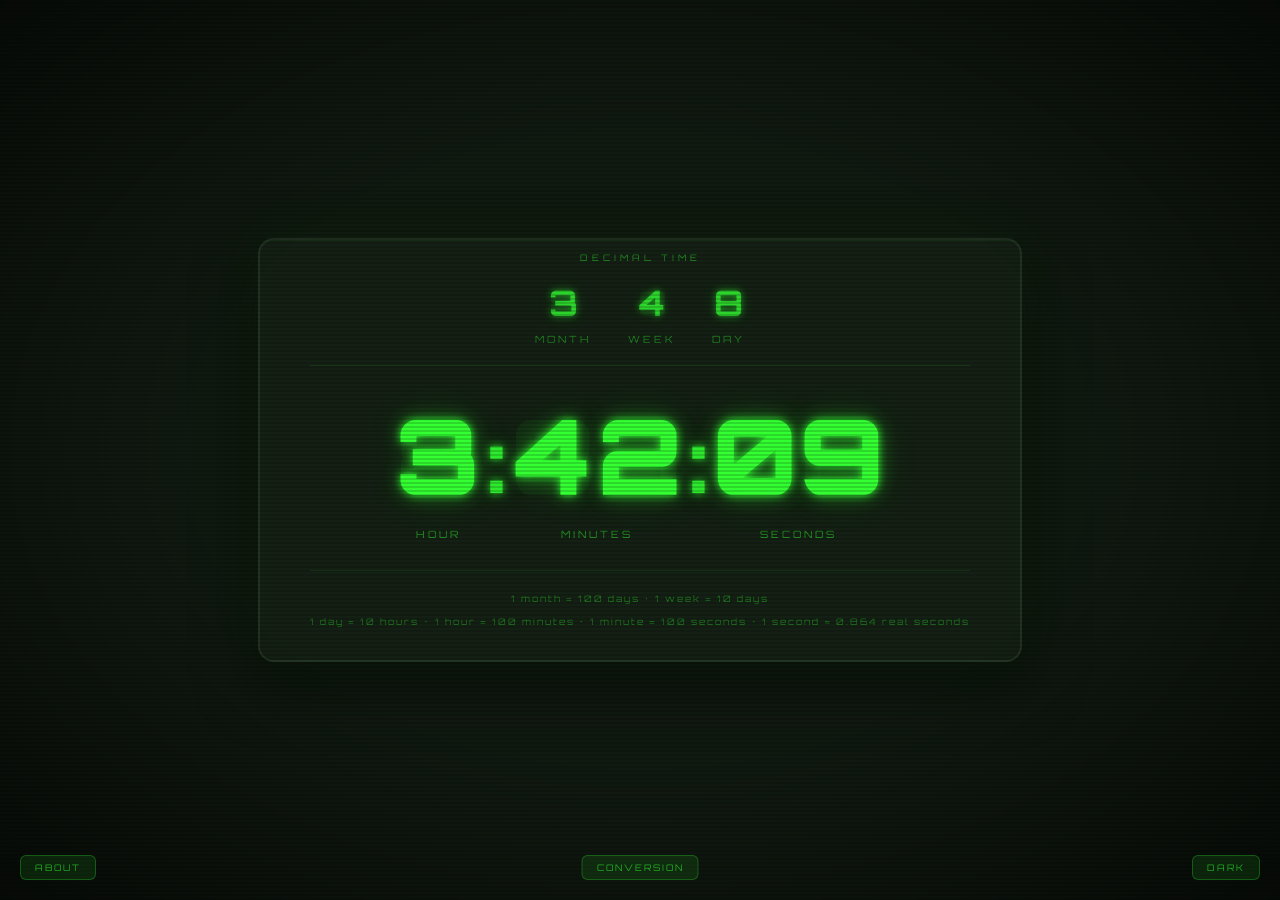
<file: index.html>
<!DOCTYPE html>
<html lang="en">
<head>
  <meta charset="UTF-8">
  <meta name="viewport" content="width=device-width, initial-scale=1">
  <title>Decimal Clock</title>
  <link rel="preconnect" href="https://fonts.googleapis.com">
  <link href="https://fonts.googleapis.com/css2?family=Orbitron:wght@400;700;900&display=swap" rel="stylesheet">
  <link id="theme" rel="stylesheet" href="style-crt.css">
  <script>
    (function () {
      var themes = ['style-crt.css', 'style-dark.css', 'style-minimal.css', 'style-7seg.css'];
      var saved = localStorage.getItem('mt-theme');
      if (saved && themes.indexOf(saved) !== -1) {
        document.getElementById('theme').href = saved;
      }
    })();
  </script>
</head>
<body>
  <div class="panel">
    <div class="panel-label">Decimal Time</div>

    <div class="date-row">
      <div class="segment-group">
        <div class="digit-wrap" id="dMonth"></div>
        <div class="seg-label">Month</div>
      </div>

      <div class="segment-group">
        <div class="digit-wrap" id="dWeek"></div>
        <div class="seg-label">Week</div>
      </div>

      <div class="segment-group">
        <div class="digit-wrap" id="dDay"></div>
        <div class="seg-label">Day</div>
      </div>
    </div>

    <div class="clock-row">
      <div class="segment-group">
        <div class="digit-wrap" id="dh"></div>
        <div class="seg-label">Hour</div>
      </div>

      <span class="colon">:</span>

      <div class="segment-group">
        <div class="digit-wrap" id="dm"></div>
        <div class="seg-label">Minutes</div>
      </div>

      <span class="colon">:</span>

      <div class="segment-group">
        <div class="digit-wrap" id="ds"></div>
        <div class="seg-label">Seconds</div>
      </div>
    </div>

    <div class="explain">
      <div class="desc">
        1 month = 100 days · 1 week = 10 days
      </div>
      <div class="desc" style="margin-top:6px;">
        1 day = 10 hours · 1 hour = 100 minutes · 1 minute = 100 seconds · 1 second ≈ 0.864 real seconds
      </div>
    </div>
  </div>

  <a id="conv-link" href="about.html">About</a>
  <a id="about-link" href="conversion.html">Conversion</a>
  <button id="style-btn">Style</button>

  <script>
    const $ = id => document.getElementById(id);
    const z = (n, len) => String(n).padStart(len, '0');

    const themes = ['style-crt.css', 'style-dark.css', 'style-minimal.css', 'style-7seg.css'];
    const labels = ['CRT', 'Dark', 'Minimal', '7-SEG'];
    let themeIndex = Math.max(0, themes.indexOf($('theme').getAttribute('href')));

    const btn = $('style-btn');
    btn.addEventListener('click', () => {
      themeIndex = (themeIndex + 1) % themes.length;
      $('theme').href = themes[themeIndex];
      localStorage.setItem('mt-theme', themes[themeIndex]);
      btn.textContent = labels[(themeIndex + 1) % themes.length];
      // rebuild all digits so segment spans are present for the 7-seg theme
      Object.values(digitEls).forEach(([el, digits]) => {
        el.dataset.last = '';
        setDigits(el, parseInt(el.dataset.lastVal || '0'), digits);
      });
    });
    btn.textContent = labels[(themeIndex + 1) % themes.length];

    const SEG_NAMES = ['a','b','c','d','e','f','g'];

    function setDigits(el, value, digits) {
      const str = z(value, digits);
      el.dataset.lastVal = str;
      if (el.dataset.last === str) return;
      el.dataset.last = str;
      el.innerHTML = '';
      for (const ch of str) {
        const cell = document.createElement('span');
        cell.className = 'digit-cell';
        cell.dataset.val = ch;
        const ghost = document.createElement('span');
        ghost.className = 'ghost-char';
        ghost.textContent = '8';
        const val = document.createElement('span');
        val.className = 'val-char';
        val.textContent = ch;
        cell.appendChild(ghost);
        cell.appendChild(val);
        for (const s of SEG_NAMES) {
          const seg = document.createElement('span');
          seg.className = 'seg seg-' + s;
          cell.appendChild(seg);
        }
        el.appendChild(cell);
      }
    }

    // track els for theme-switch rebuild
    const digitEls = {};

    // Epoch: 2021-12-21 15:59:18 UTC — the December solstice instant that came
    // closest to a whole UTC hour in the entire leap-second era (1972–2100).
    // Only 42 s before 16:00:00 UTC. Unix timestamp: 1640102358.
    // Verified against JPL ephemeris data (Skyfield / NAIF kernels).
    //
    // Metric year 302022 begins at this moment. All subsequent year boundaries
    // are computed forward using the leap day rule:
    //   - divisible by 4   → leap year (366 days)
    //   - divisible by 128 → NOT a leap year (overrides ÷4)
    // Yields 365.2421875 days/year — drifts < 1 day per 100,000 years.
    //
    // Time pipeline (fully UTC-continuous, no local-midnight dependency):
    //   metric_seconds = (Date.now() - EPOCH_UTC_MS) / 864
    //   days_since_epoch = floor(metric_seconds / 100000)
    //   time_of_day      = floor(metric_seconds % 100000)   [0–99999]
    const EPOCH_UTC_MS    = Date.UTC(2021, 11, 21, 15, 59, 18, 0); // 1640102358000
    const EPOCH_METRIC_YEAR = 302022;

    function isMetricLeapYear(y) {
      return y % 4 === 0 && y % 128 !== 0;
    }

    function metricYearLength(y) {
      return isMetricLeapYear(y) ? 366 : 365;
    }

    function metricDate(nowMs) {
      const totalMetricSec = (nowMs - EPOCH_UTC_MS) / 864;
      const totalDays = Math.floor(totalMetricSec / 100000);
      const timeOfDay  = Math.floor(totalMetricSec % 100000);

      let year      = EPOCH_METRIC_YEAR;
      let remaining = totalDays;

      if (remaining >= 0) {
        while (remaining >= metricYearLength(year)) {
          remaining -= metricYearLength(year);
          year++;
        }
      } else {
        while (remaining < 0) {
          year--;
          remaining += metricYearLength(year);
        }
      }

      return { metricYear: year, dayOfYear: remaining, timeOfDay };
    }

    function tick() {
      const { dayOfYear, timeOfDay } = metricDate(Date.now());

      setDigits($('dMonth'), (dayOfYear / 100) | 0,           1);
      setDigits($('dWeek'),  ((dayOfYear % 100) / 10) | 0,    1);
      setDigits($('dDay'),   dayOfYear % 10,                   1);

      setDigits($('dh'), (timeOfDay / 10000) | 0,             1);
      setDigits($('dm'), (timeOfDay % 10000 / 100) | 0,       2);
      setDigits($('ds'), timeOfDay % 100,                      2);

      // register for theme-switch rebuilds (only needs to happen once)
      if (!digitEls.dMonth) {
        digitEls.dMonth = [$('dMonth'), 1];
        digitEls.dWeek  = [$('dWeek'),  1];
        digitEls.dDay   = [$('dDay'),   1];
        digitEls.dh     = [$('dh'),     1];
        digitEls.dm     = [$('dm'),     2];
        digitEls.ds     = [$('ds'),     2];
      }
    }

    tick();
    setInterval(tick, 100);
  </script>
</body>
</html>
</file>
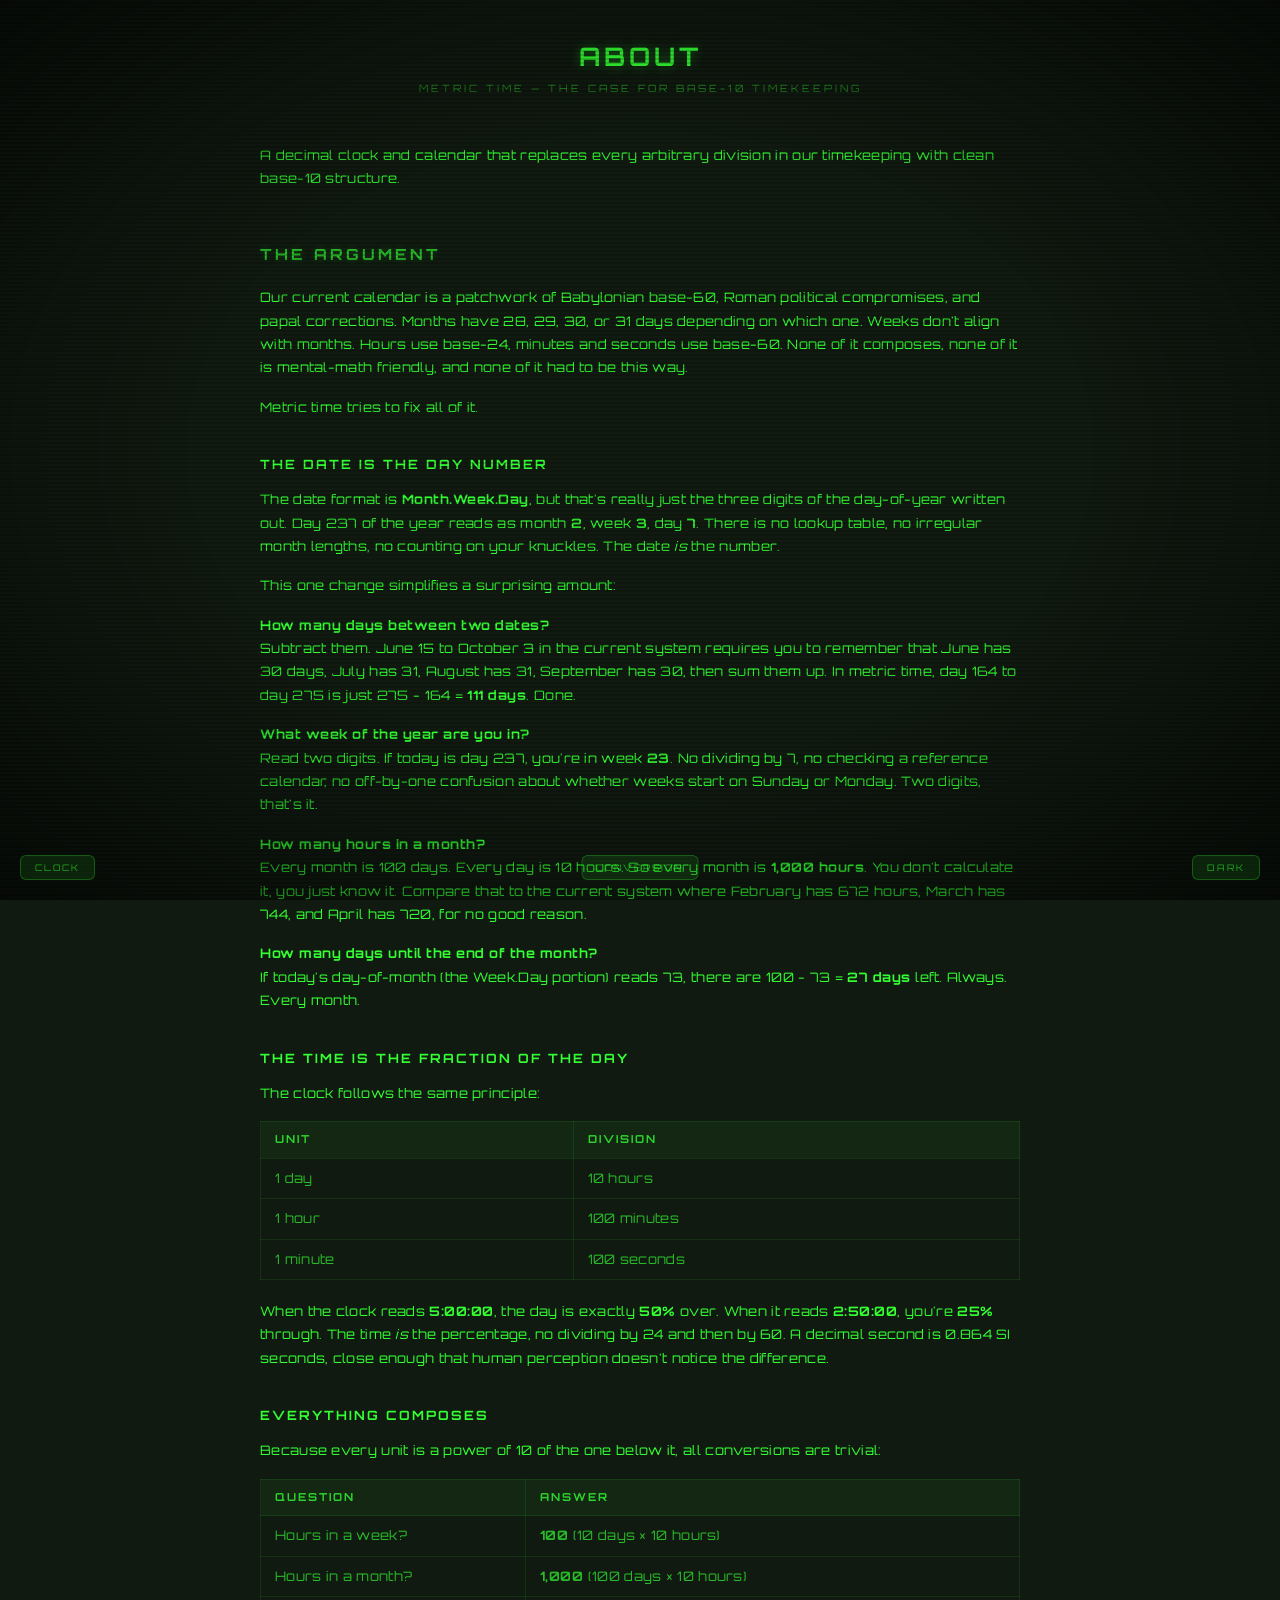
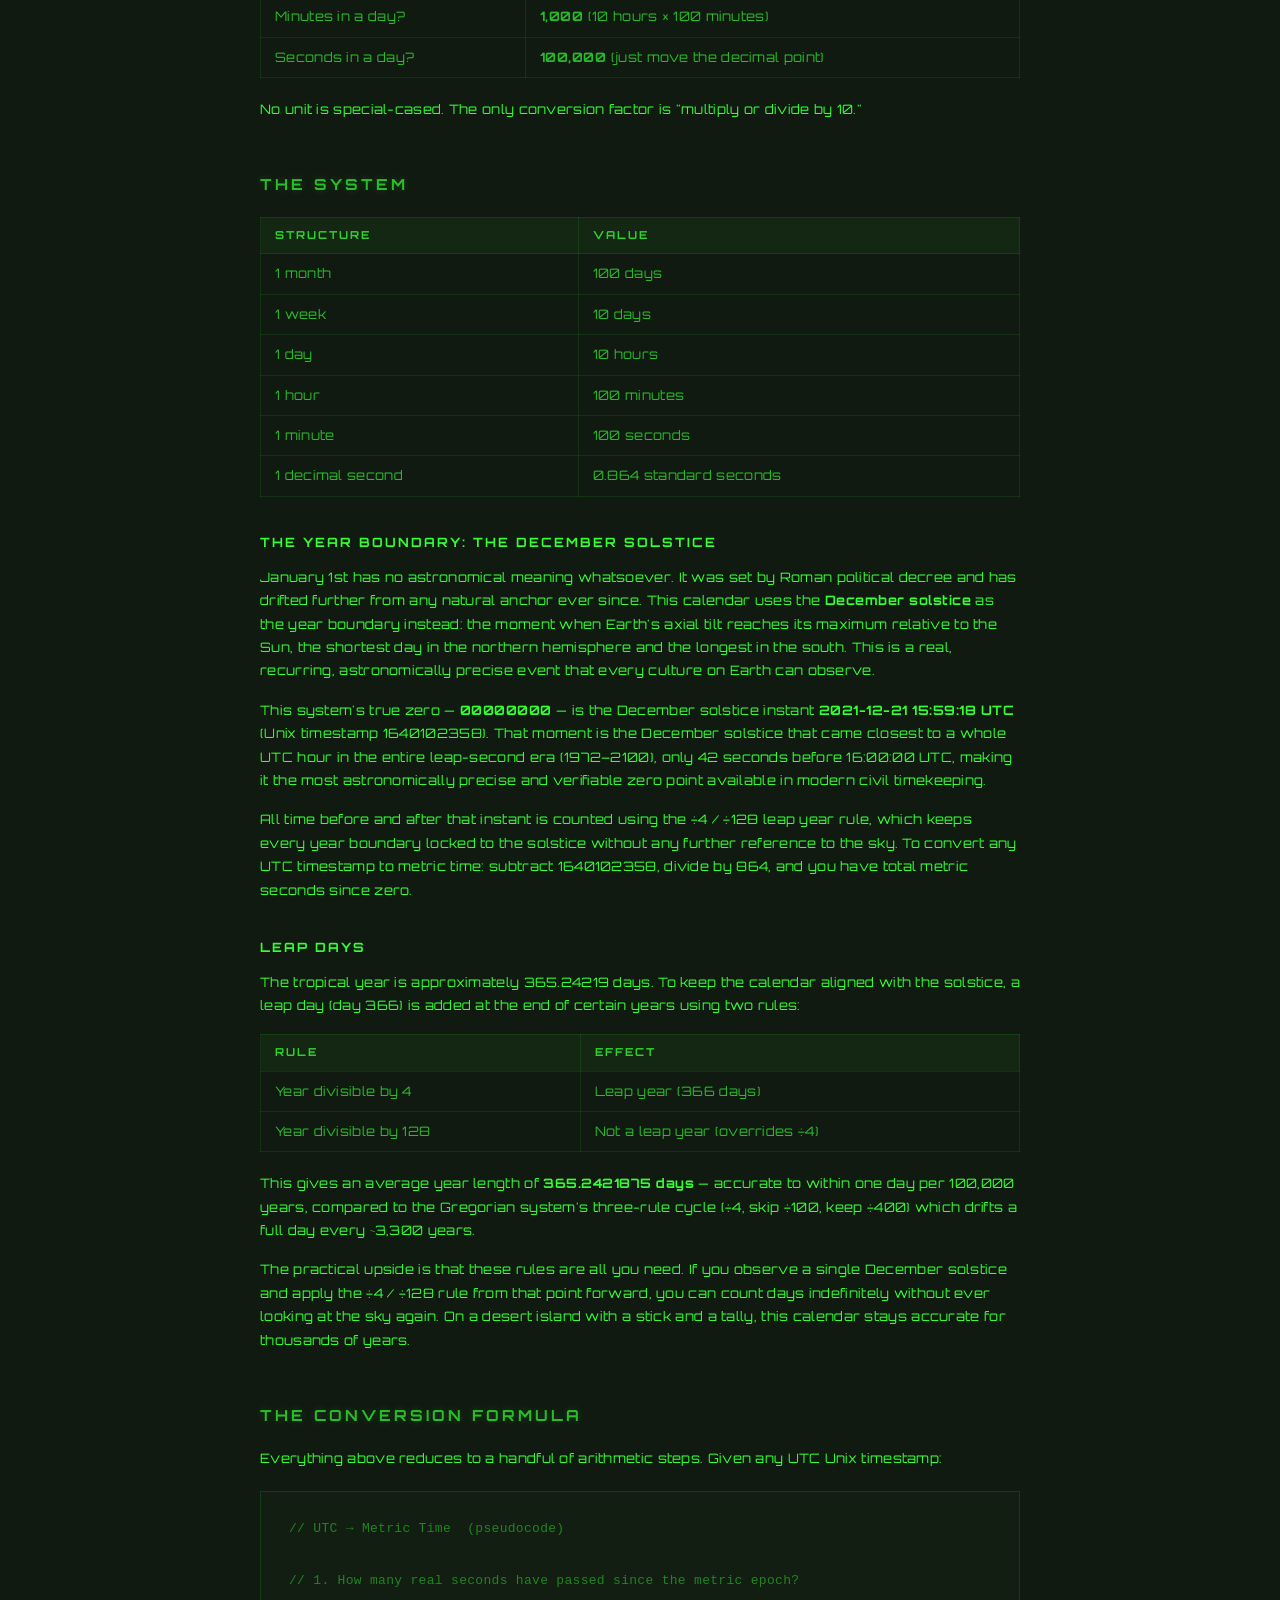
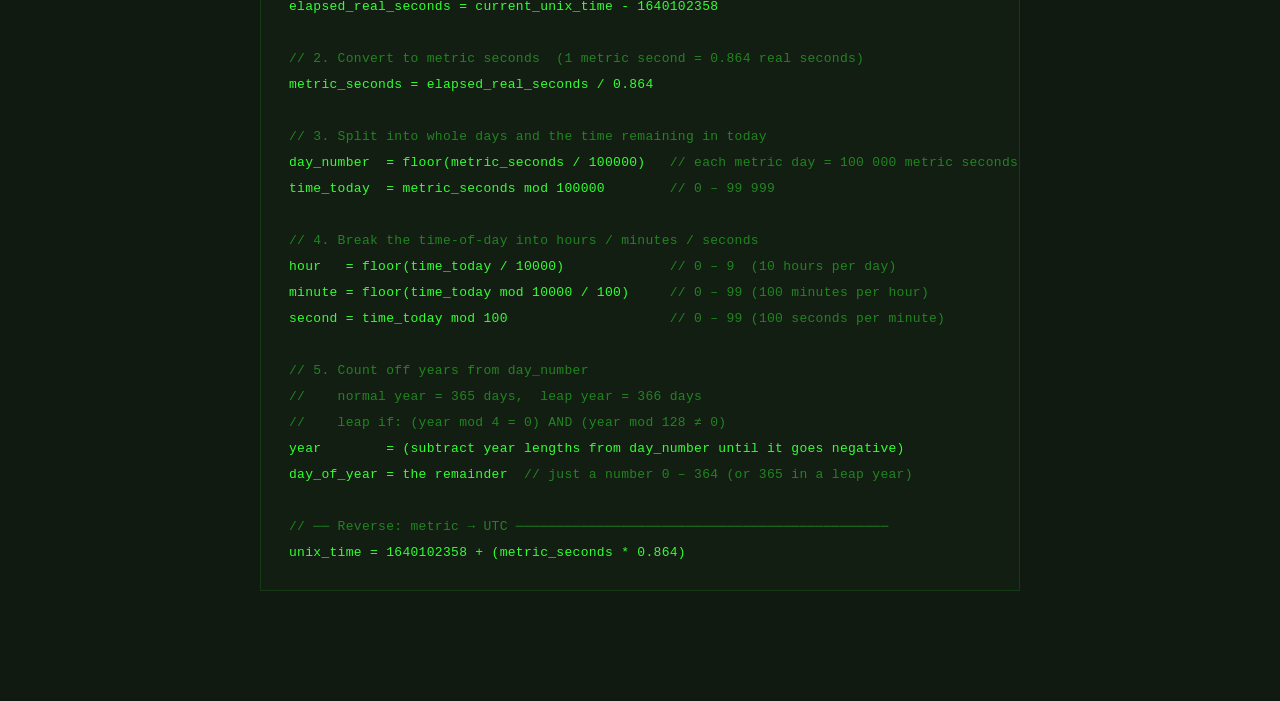
<file: about.html>
<!DOCTYPE html>
<html lang="en">
<head>
  <meta charset="UTF-8">
  <meta name="viewport" content="width=device-width, initial-scale=1">
  <title>Metric Time — About</title>
  <link rel="preconnect" href="https://fonts.googleapis.com">
  <link href="https://fonts.googleapis.com/css2?family=Orbitron:wght@400;700;900&display=swap" rel="stylesheet">
  <link id="theme" rel="stylesheet" href="style-crt.css">
  <script>
    (function () {
      var themes = ['style-crt.css', 'style-dark.css', 'style-minimal.css', 'style-7seg.css'];
      var saved = localStorage.getItem('mt-theme');
      if (saved && themes.indexOf(saved) !== -1) {
        document.getElementById('theme').href = saved;
      }
    })();
  </script>
  <style>
    body {
      display: block !important;
      height: auto !important;
      min-height: 100vh !important;
      overflow: auto !important;
      overflow-x: hidden;
      padding: 40px 20px 80px;
    }

    h1 {
      font-family: 'Orbitron', monospace;
      text-align: center;
      font-size: clamp(1.1rem, 3vw, 1.6rem);
      letter-spacing: 4px;
      text-transform: uppercase;
      margin-bottom: 10px;
    }

    .subtitle {
      text-align: center;
      font-size: 10px;
      letter-spacing: 3px;
      text-transform: uppercase;
      margin-bottom: 50px;
    }

    .about-content {
      max-width: 760px;
      margin: 0 auto;
      line-height: 1.8;
      font-size: clamp(11px, 1.5vw, 13px);
      letter-spacing: 0.3px;
    }

    .about-content h2 {
      font-family: 'Orbitron', monospace;
      font-size: clamp(0.7rem, 1.8vw, 0.95rem);
      letter-spacing: 3px;
      text-transform: uppercase;
      margin: 50px 0 18px;
      text-align: left;
    }

    .about-content h3 {
      font-family: 'Orbitron', monospace;
      font-size: clamp(0.6rem, 1.4vw, 0.8rem);
      letter-spacing: 2px;
      text-transform: uppercase;
      margin: 34px 0 12px;
    }

    .about-content p {
      margin: 0 0 16px;
    }

    .about-content table {
      border-collapse: collapse;
      margin: 0 0 20px;
      font-size: clamp(10px, 1.4vw, 13px);
      width: 100%;
    }

    .about-content th,
    .about-content td {
      padding: 8px 14px;
      text-align: left;
      white-space: nowrap;
    }

    .about-content thead th {
      font-size: clamp(9px, 1.2vw, 11px);
      text-transform: uppercase;
      letter-spacing: 2px;
    }

    .about-content strong {
      letter-spacing: 0.5px;
    }

    .formula-block {
      max-width: 100%;
      margin: 20px 0 30px;
      padding: 24px 28px;
      font-family: 'Courier New', Courier, monospace;
      font-size: clamp(10px, 1.4vw, 13px);
      line-height: 2;
      overflow-x: auto;
      white-space: pre;
    }

    .formula-comment { opacity: 0.45; }

    @media (max-width: 600px) {
      body { padding: 24px 10px 80px; }
    }
  </style>
</head>
<body class="conv-page">

  <h1>About</h1>
  <div class="subtitle">Metric Time — the case for base-10 timekeeping</div>

  <div class="about-content">

    <p>A decimal clock and calendar that replaces every arbitrary division in our timekeeping with clean base-10 structure.</p>

    <h2>The Argument</h2>

    <p>Our current calendar is a patchwork of Babylonian base-60, Roman political compromises, and papal corrections. Months have 28, 29, 30, or 31 days depending on which one. Weeks don't align with months. Hours use base-24, minutes and seconds use base-60. None of it composes, none of it is mental-math friendly, and none of it had to be this way.</p>

    <p>Metric time tries to fix all of it.</p>

    <h3>The date is the day number</h3>

    <p>The date format is <strong>Month.Week.Day</strong>, but that's really just the three digits of the day-of-year written out. Day 237 of the year reads as month <strong>2</strong>, week <strong>3</strong>, day <strong>7</strong>. There is no lookup table, no irregular month lengths, no counting on your knuckles. The date <em>is</em> the number.</p>

    <p>This one change simplifies a surprising amount:</p>

    <p><strong>How many days between two dates?</strong><br>
    Subtract them. June 15 to October 3 in the current system requires you to remember that June has 30 days, July has 31, August has 31, September has 30, then sum them up. In metric time, day 164 to day 275 is just 275 − 164 = <strong>111 days</strong>. Done.</p>

    <p><strong>What week of the year are you in?</strong><br>
    Read two digits. If today is day 237, you're in week <strong>23</strong>. No dividing by 7, no checking a reference calendar, no off-by-one confusion about whether weeks start on Sunday or Monday. Two digits, that's it.</p>

    <p><strong>How many hours in a month?</strong><br>
    Every month is 100 days. Every day is 10 hours. So every month is <strong>1,000 hours</strong>. You don't calculate it, you just know it. Compare that to the current system where February has 672 hours, March has 744, and April has 720, for no good reason.</p>

    <p><strong>How many days until the end of the month?</strong><br>
    If today's day-of-month (the Week.Day portion) reads 73, there are 100 − 73 = <strong>27 days</strong> left. Always. Every month.</p>

    <h3>The time is the fraction of the day</h3>

    <p>The clock follows the same principle:</p>

    <table>
      <thead><tr><th>Unit</th><th>Division</th></tr></thead>
      <tbody>
        <tr><td>1 day</td><td>10 hours</td></tr>
        <tr><td>1 hour</td><td>100 minutes</td></tr>
        <tr><td>1 minute</td><td>100 seconds</td></tr>
      </tbody>
    </table>

    <p>When the clock reads <strong>5:00:00</strong>, the day is exactly <strong>50%</strong> over. When it reads <strong>2:50:00</strong>, you're <strong>25%</strong> through. The time <em>is</em> the percentage, no dividing by 24 and then by 60. A decimal second is 0.864 SI seconds, close enough that human perception doesn't notice the difference.</p>

    <h3>Everything composes</h3>

    <p>Because every unit is a power of 10 of the one below it, all conversions are trivial:</p>

    <table>
      <thead><tr><th>Question</th><th>Answer</th></tr></thead>
      <tbody>
        <tr><td>Hours in a week?</td><td><strong>100</strong> (10 days × 10 hours)</td></tr>
        <tr><td>Hours in a month?</td><td><strong>1,000</strong> (100 days × 10 hours)</td></tr>
        <tr><td>Minutes in a day?</td><td><strong>1,000</strong> (10 hours × 100 minutes)</td></tr>
        <tr><td>Seconds in a day?</td><td><strong>100,000</strong> (just move the decimal point)</td></tr>
      </tbody>
    </table>

    <p>No unit is special-cased. The only conversion factor is "multiply or divide by 10."</p>

    <h2>The System</h2>

    <table>
      <thead><tr><th>Structure</th><th>Value</th></tr></thead>
      <tbody>
        <tr><td>1 month</td><td>100 days</td></tr>
        <tr><td>1 week</td><td>10 days</td></tr>
        <tr><td>1 day</td><td>10 hours</td></tr>
        <tr><td>1 hour</td><td>100 minutes</td></tr>
        <tr><td>1 minute</td><td>100 seconds</td></tr>
        <tr><td>1 decimal second</td><td>0.864 standard seconds</td></tr>
      </tbody>
    </table>

    <h3>The year boundary: the December solstice</h3>

    <p>January 1st has no astronomical meaning whatsoever. It was set by Roman political decree and has drifted further from any natural anchor ever since. This calendar uses the <strong>December solstice</strong> as the year boundary instead: the moment when Earth's axial tilt reaches its maximum relative to the Sun, the shortest day in the northern hemisphere and the longest in the south. This is a real, recurring, astronomically precise event that every culture on Earth can observe.</p>

    <p>This system's true zero — <strong>00000000</strong> — is the December solstice instant <strong>2021-12-21 15:59:18 UTC</strong> (Unix timestamp 1640102358). That moment is the December solstice that came closest to a whole UTC hour in the entire leap-second era (1972–2100), only 42 seconds before 16:00:00 UTC, making it the most astronomically precise and verifiable zero point available in modern civil timekeeping.</p>

    <p>All time before and after that instant is counted using the ÷4 / ÷128 leap year rule, which keeps every year boundary locked to the solstice without any further reference to the sky. To convert any UTC timestamp to metric time: subtract 1640102358, divide by 864, and you have total metric seconds since zero.</p>

    <h3>Leap days</h3>

    <p>The tropical year is approximately 365.24219 days. To keep the calendar aligned with the solstice, a leap day (day 366) is added at the end of certain years using two rules:</p>

    <table>
      <thead><tr><th>Rule</th><th>Effect</th></tr></thead>
      <tbody>
        <tr><td>Year divisible by 4</td><td>Leap year (366 days)</td></tr>
        <tr><td>Year divisible by 128</td><td>Not a leap year (overrides ÷4)</td></tr>
      </tbody>
    </table>

    <p>This gives an average year length of <strong>365.2421875 days</strong> — accurate to within one day per 100,000 years, compared to the Gregorian system's three-rule cycle (÷4, skip ÷100, keep ÷400) which drifts a full day every ~3,300 years.</p>

    <p>The practical upside is that these rules are all you need. If you observe a single December solstice and apply the ÷4 / ÷128 rule from that point forward, you can count days indefinitely without ever looking at the sky again. On a desert island with a stick and a tally, this calendar stays accurate for thousands of years.</p>

    <h2>The Conversion Formula</h2>

    <p>Everything above reduces to a handful of arithmetic steps. Given any UTC Unix timestamp:</p>

    <div class="formula-block fact-card"><span class="formula-comment">// UTC → Metric Time  (pseudocode)</span>

<span class="formula-comment">// 1. How many real seconds have passed since the metric epoch?</span>
elapsed_real_seconds = current_unix_time - 1640102358

<span class="formula-comment">// 2. Convert to metric seconds  (1 metric second = 0.864 real seconds)</span>
metric_seconds = elapsed_real_seconds / 0.864

<span class="formula-comment">// 3. Split into whole days and the time remaining in today</span>
day_number  = floor(metric_seconds / 100000)   <span class="formula-comment">// each metric day = 100 000 metric seconds</span>
time_today  = metric_seconds mod 100000        <span class="formula-comment">// 0 – 99 999</span>

<span class="formula-comment">// 4. Break the time-of-day into hours / minutes / seconds</span>
hour   = floor(time_today / 10000)             <span class="formula-comment">// 0 – 9  (10 hours per day)</span>
minute = floor(time_today mod 10000 / 100)     <span class="formula-comment">// 0 – 99 (100 minutes per hour)</span>
second = time_today mod 100                    <span class="formula-comment">// 0 – 99 (100 seconds per minute)</span>

<span class="formula-comment">// 5. Count off years from day_number</span>
<span class="formula-comment">//    normal year = 365 days,  leap year = 366 days</span>
<span class="formula-comment">//    leap if: (year mod 4 = 0) AND (year mod 128 ≠ 0)</span>
year        = (subtract year lengths from day_number until it goes negative)
day_of_year = the remainder  <span class="formula-comment">// just a number 0 – 364 (or 365 in a leap year)</span>

<span class="formula-comment">// ── Reverse: metric → UTC ──────────────────────────────────────────────</span>
unix_time = 1640102358 + (metric_seconds * 0.864)</div>

  </div>

  <a id="conv-link" href="index.html">Clock</a>
  <a id="about-link" href="conversion.html">Conversion</a>
  <button id="style-btn">Style</button>

  <script>
    const themes = ['style-crt.css', 'style-dark.css', 'style-minimal.css', 'style-7seg.css'];
    const labels = ['CRT', 'Dark', 'Minimal', '7-SEG'];
    let themeIndex = Math.max(0, themes.indexOf(document.getElementById('theme').getAttribute('href')));

    const btn = document.getElementById('style-btn');
    btn.textContent = labels[(themeIndex + 1) % themes.length];
    btn.addEventListener('click', () => {
      themeIndex = (themeIndex + 1) % themes.length;
      document.getElementById('theme').href = themes[themeIndex];
      localStorage.setItem('mt-theme', themes[themeIndex]);
      btn.textContent = labels[(themeIndex + 1) % themes.length];
    });
  </script>

</body>
</html>
</file>
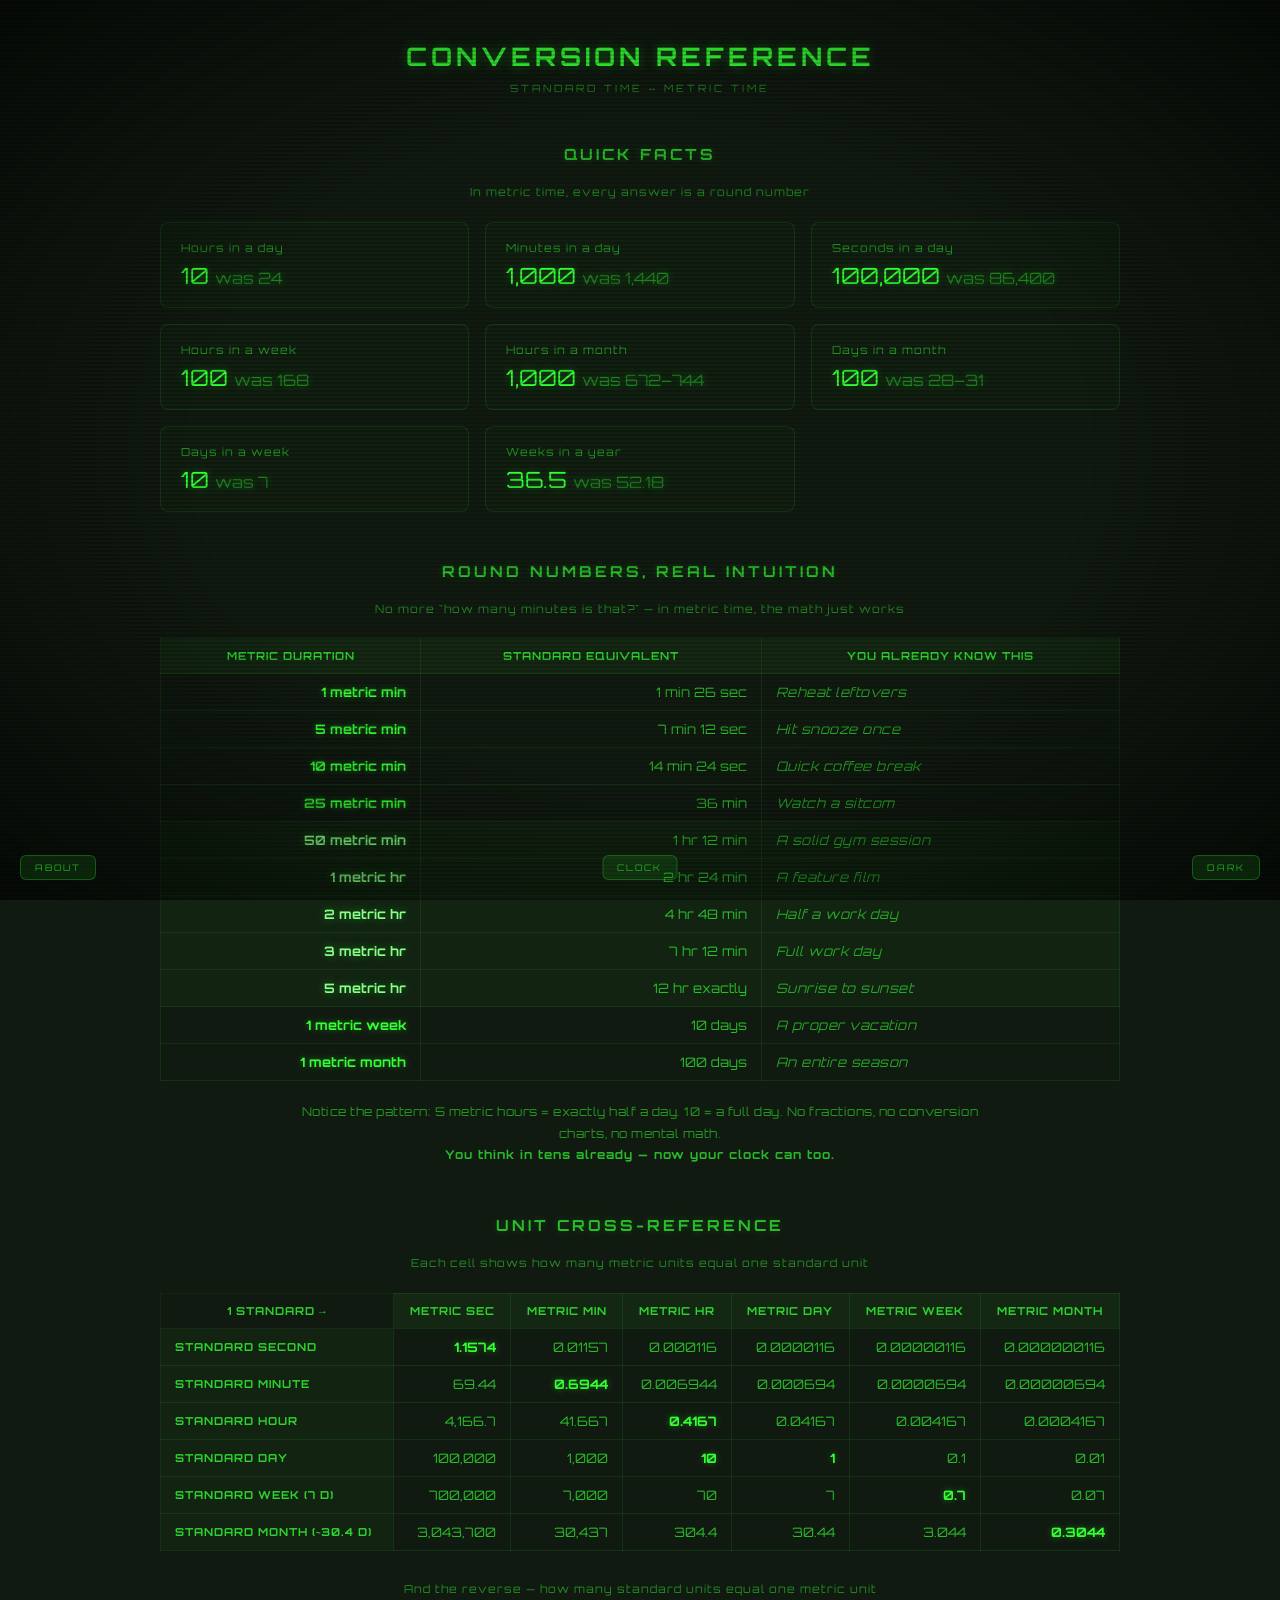
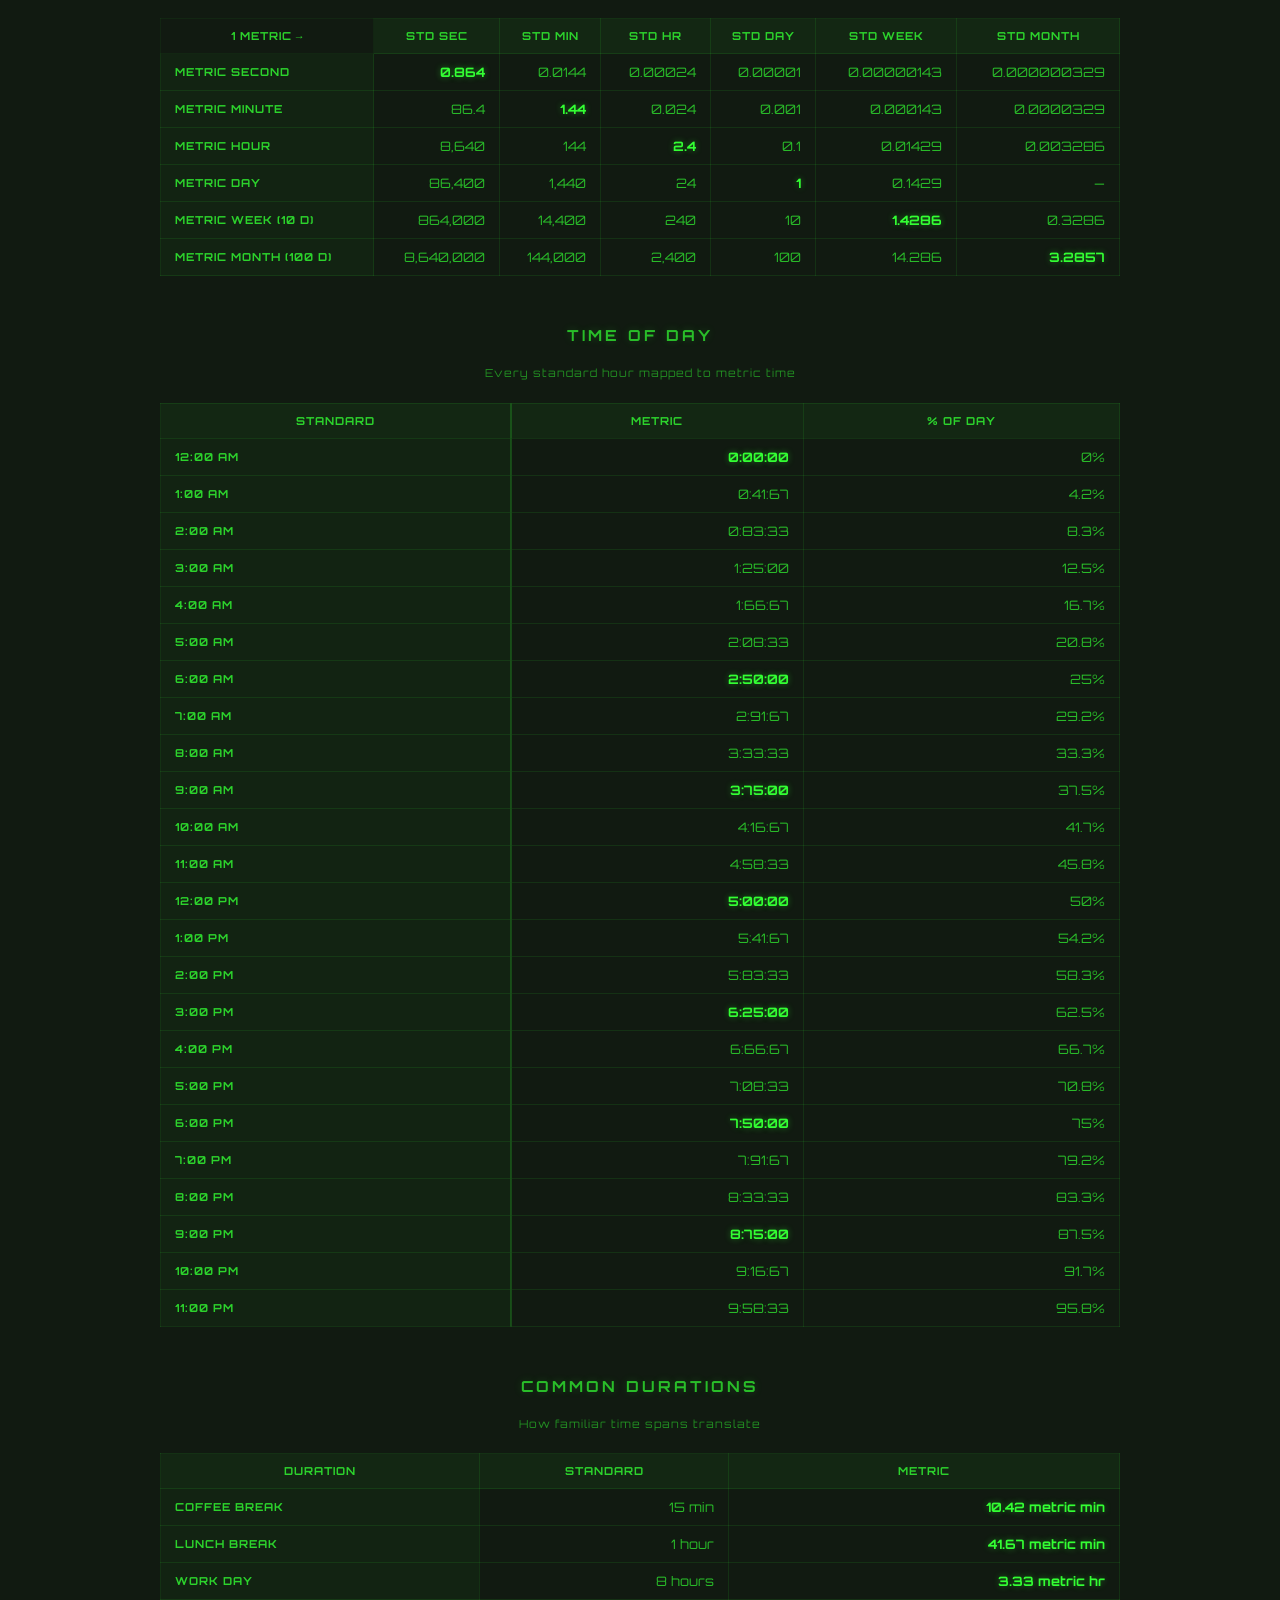
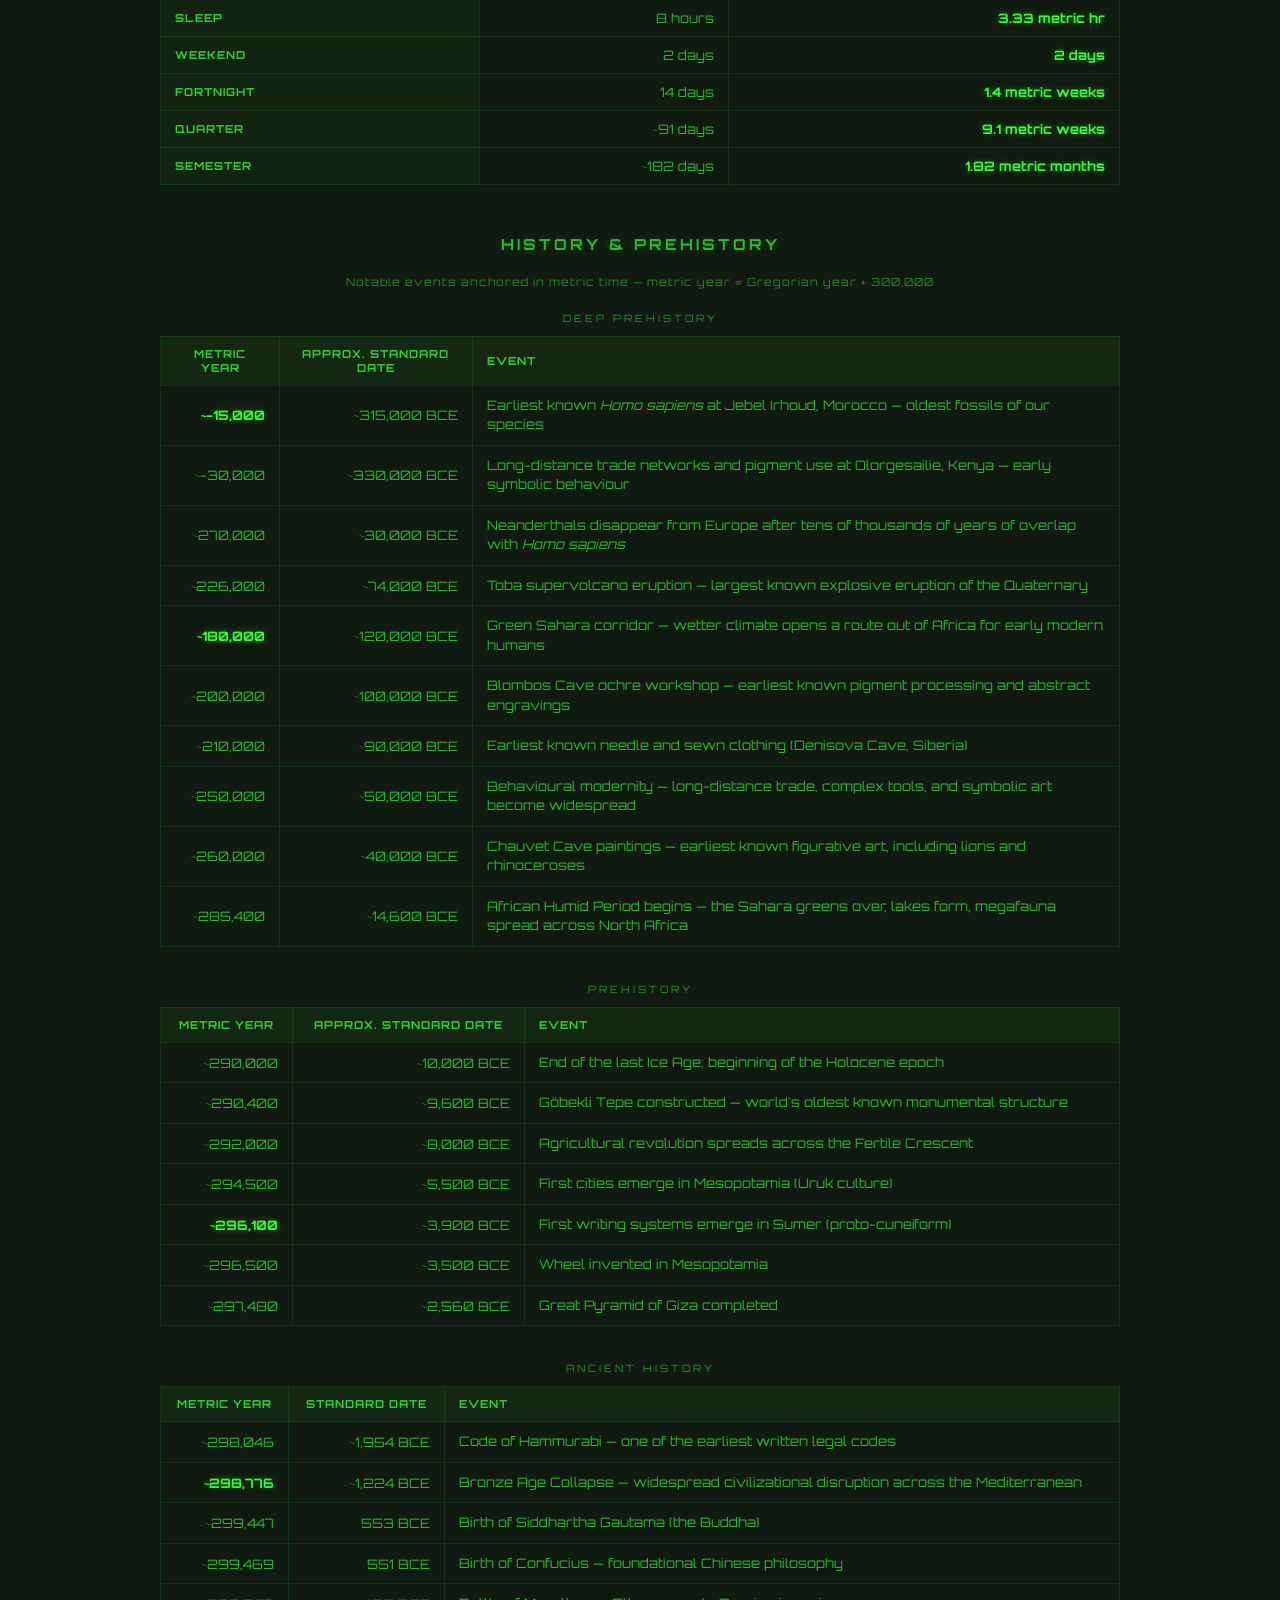
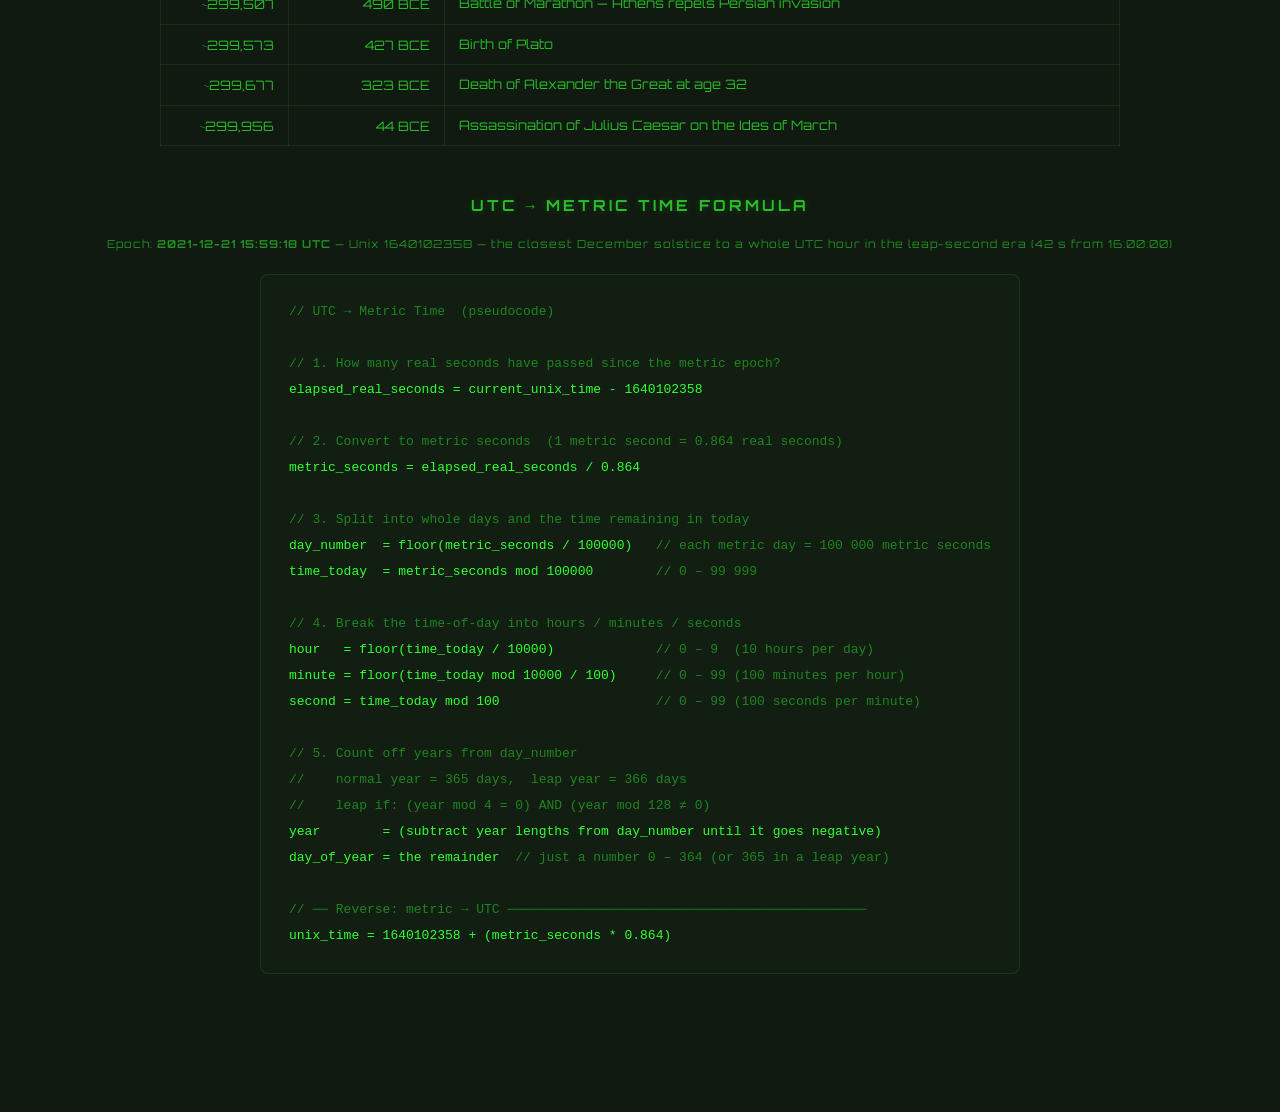
<file: conversion.html>
<!DOCTYPE html>
<html lang="en">
<head>
  <meta charset="UTF-8">
  <meta name="viewport" content="width=device-width, initial-scale=1">
  <title>Metric Time — Conversion Reference</title>
  <link rel="preconnect" href="https://fonts.googleapis.com">
  <link href="https://fonts.googleapis.com/css2?family=Orbitron:wght@400;700;900&display=swap" rel="stylesheet">
  <link id="theme" rel="stylesheet" href="style-crt.css">
  <script>
    (function () {
      var themes = ['style-crt.css', 'style-dark.css', 'style-minimal.css', 'style-7seg.css'];
      var saved = localStorage.getItem('mt-theme');
      if (saved && themes.indexOf(saved) !== -1) {
        document.getElementById('theme').href = saved;
      }
    })();
  </script>
  <style>
    /* ── conversion page layout (theme colors come from the linked CSS) ── */

    body {
      display: block !important;
      height: auto !important;
      min-height: 100vh !important;
      overflow: auto !important;
      overflow-x: hidden;
      padding: 40px 20px 80px;
    }

    h1 {
      font-family: 'Orbitron', monospace;
      text-align: center;
      font-size: clamp(1.1rem, 3vw, 1.6rem);
      letter-spacing: 4px;
      text-transform: uppercase;
      margin-bottom: 10px;
    }

    h2 {
      font-family: 'Orbitron', monospace;
      font-size: clamp(0.7rem, 1.8vw, 0.95rem);
      letter-spacing: 3px;
      text-transform: uppercase;
      margin: 50px 0 20px;
      text-align: center;
    }

    .subtitle {
      text-align: center;
      font-size: 10px;
      letter-spacing: 3px;
      text-transform: uppercase;
      margin-bottom: 50px;
    }

    .section-desc {
      text-align: center;
      font-size: 11px;
      letter-spacing: 1px;
      margin-bottom: 20px;
      line-height: 1.6;
    }

    .table-wrap {
      overflow-x: auto;
      margin: 0 auto 30px;
      max-width: 960px;
    }

    table {
      border-collapse: collapse;
      margin: 0 auto;
      font-size: clamp(10px, 1.4vw, 13px);
      width: 100%;
    }

    th, td {
      padding: 10px 14px;
      text-align: right;
      white-space: nowrap;
    }

    thead th {
      text-align: center;
      font-size: clamp(9px, 1.2vw, 11px);
      text-transform: uppercase;
      letter-spacing: 2px;
    }

    .row-header {
      text-align: left;
      font-weight: 700;
      text-transform: uppercase;
      font-size: clamp(9px, 1.2vw, 11px);
      letter-spacing: 1px;
    }

    .facts {
      display: grid;
      grid-template-columns: repeat(auto-fit, minmax(260px, 1fr));
      gap: 16px;
      max-width: 960px;
      margin: 0 auto 30px;
    }

    .fact-card {
      border-radius: 8px;
      padding: 18px 20px;
    }

    .fact-q {
      font-size: 11px;
      letter-spacing: 1px;
      margin-bottom: 6px;
    }

    .fact-a {
      font-family: 'Orbitron', monospace;
      font-size: clamp(1rem, 2.5vw, 1.4rem);
    }

    .persuasion-note {
      max-width: 700px;
      margin: -10px auto 50px;
      text-align: center;
      font-size: 12px;
      line-height: 1.8;
      letter-spacing: 0.5px;
    }

    .time-table td:nth-child(2),
    .time-table th:nth-child(2) {
      border-left-width: 2px;
    }

    @media (max-width: 600px) {
      body { padding: 24px 10px 80px; }
      th, td { padding: 7px 8px; font-size: 10px; }
    }
  </style>
</head>
<body class="conv-page">

  <h1>Conversion Reference</h1>
  <div class="subtitle">Standard time ↔ Metric time</div>

  <!-- QUICK FACTS -->
  <h2>Quick Facts</h2>
  <div class="section-desc">In metric time, every answer is a round number</div>

  <div class="facts">
    <div class="fact-card">
      <div class="fact-q">Hours in a day</div>
      <div class="fact-a">10 <span class="old">was 24</span></div>
    </div>
    <div class="fact-card">
      <div class="fact-q">Minutes in a day</div>
      <div class="fact-a">1,000 <span class="old">was 1,440</span></div>
    </div>
    <div class="fact-card">
      <div class="fact-q">Seconds in a day</div>
      <div class="fact-a">100,000 <span class="old">was 86,400</span></div>
    </div>
    <div class="fact-card">
      <div class="fact-q">Hours in a week</div>
      <div class="fact-a">100 <span class="old">was 168</span></div>
    </div>
    <div class="fact-card">
      <div class="fact-q">Hours in a month</div>
      <div class="fact-a">1,000 <span class="old">was 672–744</span></div>
    </div>
    <div class="fact-card">
      <div class="fact-q">Days in a month</div>
      <div class="fact-a">100 <span class="old">was 28–31</span></div>
    </div>
    <div class="fact-card">
      <div class="fact-q">Days in a week</div>
      <div class="fact-a">10 <span class="old">was 7</span></div>
    </div>
    <div class="fact-card">
      <div class="fact-q">Weeks in a year</div>
      <div class="fact-a">36.5 <span class="old">was 52.18</span></div>
    </div>
  </div>

  <!-- ROUND METRIC DURATIONS -->
  <h2>Round Numbers, Real Intuition</h2>
  <div class="section-desc">No more "how many minutes is that?" — in metric time, the math just works</div>

  <div class="table-wrap">
    <table class="round-table">
      <thead>
        <tr>
          <th>Metric Duration</th>
          <th>Standard Equivalent</th>
          <th>You Already Know This</th>
        </tr>
      </thead>
      <tbody>
        <tr><td class="highlight">1 metric min</td><td>1 min 26 sec</td><td class="feels">Reheat leftovers</td></tr>
        <tr><td class="highlight">5 metric min</td><td>7 min 12 sec</td><td class="feels">Hit snooze once</td></tr>
        <tr><td class="highlight">10 metric min</td><td>14 min 24 sec</td><td class="feels">Quick coffee break</td></tr>
        <tr><td class="highlight">25 metric min</td><td>36 min</td><td class="feels">Watch a sitcom</td></tr>
        <tr class="accent-row"><td class="highlight">50 metric min</td><td>1 hr 12 min</td><td class="feels">A solid gym session</td></tr>
        <tr class="accent-row"><td class="highlight">1 metric hr</td><td>2 hr 24 min</td><td class="feels">A feature film</td></tr>
        <tr class="accent-row"><td class="highlight">2 metric hr</td><td>4 hr 48 min</td><td class="feels">Half a work day</td></tr>
        <tr class="accent-row"><td class="highlight">3 metric hr</td><td>7 hr 12 min</td><td class="feels">Full work day</td></tr>
        <tr class="accent-row"><td class="highlight">5 metric hr</td><td>12 hr exactly</td><td class="feels">Sunrise to sunset</td></tr>
        <tr><td class="highlight">1 metric week</td><td>10 days</td><td class="feels">A proper vacation</td></tr>
        <tr><td class="highlight">1 metric month</td><td>100 days</td><td class="feels">An entire season</td></tr>
      </tbody>
    </table>
  </div>

  <div class="persuasion-note">
    Notice the pattern: 5 metric hours = exactly half a day. 10 = a full day. No fractions, no conversion charts, no mental math.<br>
    <strong>You think in tens already — now your clock can too.</strong>
  </div>

  <!-- UNIT CROSS-REFERENCE -->
  <h2>Unit Cross-Reference</h2>
  <div class="section-desc">Each cell shows how many metric units equal one standard unit</div>

  <div class="table-wrap">
    <table>
      <thead>
        <tr>
          <th class="corner">1 standard →</th>
          <th>Metric Sec</th>
          <th>Metric Min</th>
          <th>Metric Hr</th>
          <th>Metric Day</th>
          <th>Metric Week</th>
          <th>Metric Month</th>
        </tr>
      </thead>
      <tbody>
        <tr>
          <th class="row-header">Standard Second</th>
          <td class="highlight">1.1574</td>
          <td>0.01157</td>
          <td>0.000116</td>
          <td>0.0000116</td>
          <td>0.00000116</td>
          <td>0.000000116</td>
        </tr>
        <tr>
          <th class="row-header">Standard Minute</th>
          <td>69.44</td>
          <td class="highlight">0.6944</td>
          <td>0.006944</td>
          <td>0.000694</td>
          <td>0.0000694</td>
          <td>0.00000694</td>
        </tr>
        <tr>
          <th class="row-header">Standard Hour</th>
          <td>4,166.7</td>
          <td>41.667</td>
          <td class="highlight">0.4167</td>
          <td>0.04167</td>
          <td>0.004167</td>
          <td>0.0004167</td>
        </tr>
        <tr>
          <th class="row-header">Standard Day</th>
          <td>100,000</td>
          <td>1,000</td>
          <td class="highlight">10</td>
          <td class="highlight">1</td>
          <td>0.1</td>
          <td>0.01</td>
        </tr>
        <tr>
          <th class="row-header">Standard Week (7 d)</th>
          <td>700,000</td>
          <td>7,000</td>
          <td>70</td>
          <td>7</td>
          <td class="highlight">0.7</td>
          <td>0.07</td>
        </tr>
        <tr>
          <th class="row-header">Standard Month (~30.4 d)</th>
          <td>3,043,700</td>
          <td>30,437</td>
          <td>304.4</td>
          <td>30.44</td>
          <td>3.044</td>
          <td class="highlight">0.3044</td>
        </tr>
      </tbody>
    </table>
  </div>

  <div class="section-desc">And the reverse — how many standard units equal one metric unit</div>

  <div class="table-wrap">
    <table>
      <thead>
        <tr>
          <th class="corner">1 metric →</th>
          <th>Std Sec</th>
          <th>Std Min</th>
          <th>Std Hr</th>
          <th>Std Day</th>
          <th>Std Week</th>
          <th>Std Month</th>
        </tr>
      </thead>
      <tbody>
        <tr>
          <th class="row-header">Metric Second</th>
          <td class="highlight">0.864</td>
          <td>0.0144</td>
          <td>0.00024</td>
          <td>0.00001</td>
          <td>0.00000143</td>
          <td>0.000000329</td>
        </tr>
        <tr>
          <th class="row-header">Metric Minute</th>
          <td>86.4</td>
          <td class="highlight">1.44</td>
          <td>0.024</td>
          <td>0.001</td>
          <td>0.000143</td>
          <td>0.0000329</td>
        </tr>
        <tr>
          <th class="row-header">Metric Hour</th>
          <td>8,640</td>
          <td>144</td>
          <td class="highlight">2.4</td>
          <td>0.1</td>
          <td>0.01429</td>
          <td>0.003286</td>
        </tr>
        <tr>
          <th class="row-header">Metric Day</th>
          <td>86,400</td>
          <td>1,440</td>
          <td>24</td>
          <td class="highlight">1</td>
          <td>0.1429</td>
          <td>—</td>
        </tr>
        <tr>
          <th class="row-header">Metric Week (10 d)</th>
          <td>864,000</td>
          <td>14,400</td>
          <td>240</td>
          <td>10</td>
          <td class="highlight">1.4286</td>
          <td>0.3286</td>
        </tr>
        <tr>
          <th class="row-header">Metric Month (100 d)</th>
          <td>8,640,000</td>
          <td>144,000</td>
          <td>2,400</td>
          <td>100</td>
          <td>14.286</td>
          <td class="highlight">3.2857</td>
        </tr>
      </tbody>
    </table>
  </div>

  <!-- TIME OF DAY -->
  <h2>Time of Day</h2>
  <div class="section-desc">Every standard hour mapped to metric time</div>

  <div class="table-wrap">
    <table class="time-table">
      <thead>
        <tr>
          <th>Standard</th>
          <th>Metric</th>
          <th>% of day</th>
        </tr>
      </thead>
      <tbody>
        <tr><th class="row-header">12:00 AM</th><td class="highlight">0:00:00</td><td>0%</td></tr>
        <tr><th class="row-header"> 1:00 AM</th><td>0:41:67</td><td>4.2%</td></tr>
        <tr><th class="row-header"> 2:00 AM</th><td>0:83:33</td><td>8.3%</td></tr>
        <tr><th class="row-header"> 3:00 AM</th><td>1:25:00</td><td>12.5%</td></tr>
        <tr><th class="row-header"> 4:00 AM</th><td>1:66:67</td><td>16.7%</td></tr>
        <tr><th class="row-header"> 5:00 AM</th><td>2:08:33</td><td>20.8%</td></tr>
        <tr><th class="row-header"> 6:00 AM</th><td class="highlight">2:50:00</td><td>25%</td></tr>
        <tr><th class="row-header"> 7:00 AM</th><td>2:91:67</td><td>29.2%</td></tr>
        <tr><th class="row-header"> 8:00 AM</th><td>3:33:33</td><td>33.3%</td></tr>
        <tr><th class="row-header"> 9:00 AM</th><td class="highlight">3:75:00</td><td>37.5%</td></tr>
        <tr><th class="row-header">10:00 AM</th><td>4:16:67</td><td>41.7%</td></tr>
        <tr><th class="row-header">11:00 AM</th><td>4:58:33</td><td>45.8%</td></tr>
        <tr><th class="row-header">12:00 PM</th><td class="highlight">5:00:00</td><td>50%</td></tr>
        <tr><th class="row-header"> 1:00 PM</th><td>5:41:67</td><td>54.2%</td></tr>
        <tr><th class="row-header"> 2:00 PM</th><td>5:83:33</td><td>58.3%</td></tr>
        <tr><th class="row-header"> 3:00 PM</th><td class="highlight">6:25:00</td><td>62.5%</td></tr>
        <tr><th class="row-header"> 4:00 PM</th><td>6:66:67</td><td>66.7%</td></tr>
        <tr><th class="row-header"> 5:00 PM</th><td>7:08:33</td><td>70.8%</td></tr>
        <tr><th class="row-header"> 6:00 PM</th><td class="highlight">7:50:00</td><td>75%</td></tr>
        <tr><th class="row-header"> 7:00 PM</th><td>7:91:67</td><td>79.2%</td></tr>
        <tr><th class="row-header"> 8:00 PM</th><td>8:33:33</td><td>83.3%</td></tr>
        <tr><th class="row-header"> 9:00 PM</th><td class="highlight">8:75:00</td><td>87.5%</td></tr>
        <tr><th class="row-header">10:00 PM</th><td>9:16:67</td><td>91.7%</td></tr>
        <tr><th class="row-header">11:00 PM</th><td>9:58:33</td><td>95.8%</td></tr>
      </tbody>
    </table>
  </div>

  <!-- DURATION REFERENCE -->
  <h2>Common Durations</h2>
  <div class="section-desc">How familiar time spans translate</div>

  <div class="table-wrap">
    <table>
      <thead>
        <tr>
          <th>Duration</th>
          <th>Standard</th>
          <th>Metric</th>
        </tr>
      </thead>
      <tbody>
        <tr><th class="row-header">Coffee break</th><td>15 min</td><td class="highlight">10.42 metric min</td></tr>
        <tr><th class="row-header">Lunch break</th><td>1 hour</td><td class="highlight">41.67 metric min</td></tr>
        <tr><th class="row-header">Work day</th><td>8 hours</td><td class="highlight">3.33 metric hr</td></tr>
        <tr><th class="row-header">Sleep</th><td>8 hours</td><td class="highlight">3.33 metric hr</td></tr>
        <tr><th class="row-header">Weekend</th><td>2 days</td><td class="highlight">2 days</td></tr>
        <tr><th class="row-header">Fortnight</th><td>14 days</td><td class="highlight">1.4 metric weeks</td></tr>
        <tr><th class="row-header">Quarter</th><td>~91 days</td><td class="highlight">9.1 metric weeks</td></tr>
        <tr><th class="row-header">Semester</th><td>~182 days</td><td class="highlight">1.82 metric months</td></tr>
      </tbody>
    </table>
  </div>

  <!-- HISTORY & PREHISTORY -->
  <h2>History &amp; Prehistory</h2>
  <div class="section-desc">Notable events anchored in metric time — metric year = Gregorian year + 300,000</div>

  <style>
    .timeline-wrap {
      max-width: 960px;
      margin: 0 auto 30px;
    }

    .timeline-era {
      margin-bottom: 36px;
    }

    .era-label {
      font-family: 'Orbitron', monospace;
      font-size: clamp(8px, 1.1vw, 10px);
      letter-spacing: 3px;
      text-transform: uppercase;
      text-align: center;
      margin-bottom: 12px;
      opacity: 0.55;
    }

    .timeline-table td,
    .timeline-table th {
      white-space: normal;
    }

    .timeline-table td:first-child {
      white-space: nowrap;
    }

    .metric-year {
      font-family: 'Orbitron', monospace;
      font-size: clamp(10px, 1.4vw, 13px);
    }

    .event-desc {
      text-align: left;
      line-height: 1.5;
    }
  </style>

  <div class="timeline-wrap">

    <!-- DEEP PREHISTORY -->
    <div class="timeline-era">
      <div class="era-label">Deep Prehistory</div>
      <div class="table-wrap" style="margin-bottom:0">
        <table class="timeline-table">
          <thead>
            <tr>
              <th>Metric Year</th>
              <th>Approx. Standard Date</th>
              <th style="text-align:left">Event</th>
            </tr>
          </thead>
          <tbody>
            <tr>
              <td class="metric-year highlight">~−15,000</td>
              <td>~315,000 BCE</td>
              <td class="event-desc">Earliest known <em>Homo sapiens</em> at Jebel Irhoud, Morocco — oldest fossils of our species</td>
            </tr>
            <tr>
              <td class="metric-year">~−30,000</td>
              <td>~330,000 BCE</td>
              <td class="event-desc">Long-distance trade networks and pigment use at Olorgesailie, Kenya — early symbolic behaviour</td>
            </tr>
            <tr>
              <td class="metric-year">~270,000</td>
              <td>~30,000 BCE</td>
              <td class="event-desc">Neanderthals disappear from Europe after tens of thousands of years of overlap with <em>Homo sapiens</em></td>
            </tr>
            <tr>
              <td class="metric-year">~226,000</td>
              <td>~74,000 BCE</td>
              <td class="event-desc">Toba supervolcano eruption — largest known explosive eruption of the Quaternary</td>
            </tr>
            <tr>
              <td class="metric-year highlight">~180,000</td>
              <td>~120,000 BCE</td>
              <td class="event-desc">Green Sahara corridor — wetter climate opens a route out of Africa for early modern humans</td>
            </tr>
            <tr>
              <td class="metric-year">~200,000</td>
              <td>~100,000 BCE</td>
              <td class="event-desc">Blombos Cave ochre workshop — earliest known pigment processing and abstract engravings</td>
            </tr>
            <tr>
              <td class="metric-year">~210,000</td>
              <td>~90,000 BCE</td>
              <td class="event-desc">Earliest known needle and sewn clothing (Denisova Cave, Siberia)</td>
            </tr>
            <tr>
              <td class="metric-year">~250,000</td>
              <td>~50,000 BCE</td>
              <td class="event-desc">Behavioural modernity — long-distance trade, complex tools, and symbolic art become widespread</td>
            </tr>
            <tr>
              <td class="metric-year">~260,000</td>
              <td>~40,000 BCE</td>
              <td class="event-desc">Chauvet Cave paintings — earliest known figurative art, including lions and rhinoceroses</td>
            </tr>
            <tr>
              <td class="metric-year">~285,400</td>
              <td>~14,600 BCE</td>
              <td class="event-desc">African Humid Period begins — the Sahara greens over, lakes form, megafauna spread across North Africa</td>
            </tr>
          </tbody>
        </table>
      </div>
    </div>

    <!-- PREHISTORY -->
    <div class="timeline-era">
      <div class="era-label">Prehistory</div>
      <div class="table-wrap" style="margin-bottom:0">
        <table class="timeline-table">
          <thead>
            <tr>
              <th>Metric Year</th>
              <th>Approx. Standard Date</th>
              <th style="text-align:left">Event</th>
            </tr>
          </thead>
          <tbody>
            <tr>
              <td class="metric-year">~290,000</td>
              <td>~10,000 BCE</td>
              <td class="event-desc">End of the last Ice Age; beginning of the Holocene epoch</td>
            </tr>
            <tr>
              <td class="metric-year">~290,400</td>
              <td>~9,600 BCE</td>
              <td class="event-desc">Göbekli Tepe constructed — world's oldest known monumental structure</td>
            </tr>
            <tr>
              <td class="metric-year">~292,000</td>
              <td>~8,000 BCE</td>
              <td class="event-desc">Agricultural revolution spreads across the Fertile Crescent</td>
            </tr>
            <tr>
              <td class="metric-year">~294,500</td>
              <td>~5,500 BCE</td>
              <td class="event-desc">First cities emerge in Mesopotamia (Uruk culture)</td>
            </tr>
            <tr>
              <td class="metric-year highlight">~296,100</td>
              <td>~3,900 BCE</td>
              <td class="event-desc">First writing systems emerge in Sumer (proto-cuneiform)</td>
            </tr>
            <tr>
              <td class="metric-year">~296,500</td>
              <td>~3,500 BCE</td>
              <td class="event-desc">Wheel invented in Mesopotamia</td>
            </tr>
            <tr>
              <td class="metric-year">~297,480</td>
              <td>~2,560 BCE</td>
              <td class="event-desc">Great Pyramid of Giza completed</td>
            </tr>
          </tbody>
        </table>
      </div>
    </div>

    <!-- ANCIENT HISTORY -->
    <div class="timeline-era">
      <div class="era-label">Ancient History</div>
      <div class="table-wrap" style="margin-bottom:0">
        <table class="timeline-table">
          <thead>
            <tr>
              <th>Metric Year</th>
              <th>Standard Date</th>
              <th style="text-align:left">Event</th>
            </tr>
          </thead>
          <tbody>
            <tr>
              <td class="metric-year">~298,046</td>
              <td>~1,954 BCE</td>
              <td class="event-desc">Code of Hammurabi — one of the earliest written legal codes</td>
            </tr>
            <tr>
              <td class="metric-year highlight">~298,776</td>
              <td>~1,224 BCE</td>
              <td class="event-desc">Bronze Age Collapse — widespread civilizational disruption across the Mediterranean</td>
            </tr>
            <tr>
              <td class="metric-year">~299,447</td>
              <td>553 BCE</td>
              <td class="event-desc">Birth of Siddhartha Gautama (the Buddha)</td>
            </tr>
            <tr>
              <td class="metric-year">~299,469</td>
              <td>551 BCE</td>
              <td class="event-desc">Birth of Confucius — foundational Chinese philosophy</td>
            </tr>
            <tr>
              <td class="metric-year">~299,507</td>
              <td>490 BCE</td>
              <td class="event-desc">Battle of Marathon — Athens repels Persian invasion</td>
            </tr>
            <tr>
              <td class="metric-year">~299,573</td>
              <td>427 BCE</td>
              <td class="event-desc">Birth of Plato</td>
            </tr>
            <tr>
              <td class="metric-year">~299,677</td>
              <td>323 BCE</td>
              <td class="event-desc">Death of Alexander the Great at age 32</td>
            </tr>
            <tr>
              <td class="metric-year">~299,956</td>
              <td>44 BCE</td>
              <td class="event-desc">Assassination of Julius Caesar on the Ides of March</td>
            </tr>
          </tbody>
        </table>
      </div>
    </div>

  </div>

  <!-- UTC → METRIC FORMULA -->
  <h2>UTC → Metric Time Formula</h2>
  <div class="section-desc">
    Epoch: <strong>2021-12-21 15:59:18 UTC</strong> — Unix 1640102358 — the closest December solstice to a whole UTC hour in the leap-second era (42 s from 16:00:00)
  </div>

  <style>
    .formula-wrap {
      max-width: 760px;
      margin: 0 auto 60px;
    }
    .formula-block {
      padding: 24px 28px;
      font-family: 'Courier New', Courier, monospace;
      font-size: clamp(10px, 1.4vw, 13px);
      line-height: 2;
      overflow-x: auto;
      white-space: pre;
    }
    .formula-comment { opacity: 0.45; }
  </style>

  <div class="formula-wrap">
    <div class="formula-block fact-card"><span class="formula-comment">// UTC → Metric Time  (pseudocode)</span>

<span class="formula-comment">// 1. How many real seconds have passed since the metric epoch?</span>
elapsed_real_seconds = current_unix_time - 1640102358

<span class="formula-comment">// 2. Convert to metric seconds  (1 metric second = 0.864 real seconds)</span>
metric_seconds = elapsed_real_seconds / 0.864

<span class="formula-comment">// 3. Split into whole days and the time remaining in today</span>
day_number  = floor(metric_seconds / 100000)   <span class="formula-comment">// each metric day = 100 000 metric seconds</span>
time_today  = metric_seconds mod 100000        <span class="formula-comment">// 0 – 99 999</span>

<span class="formula-comment">// 4. Break the time-of-day into hours / minutes / seconds</span>
hour   = floor(time_today / 10000)             <span class="formula-comment">// 0 – 9  (10 hours per day)</span>
minute = floor(time_today mod 10000 / 100)     <span class="formula-comment">// 0 – 99 (100 minutes per hour)</span>
second = time_today mod 100                    <span class="formula-comment">// 0 – 99 (100 seconds per minute)</span>

<span class="formula-comment">// 5. Count off years from day_number</span>
<span class="formula-comment">//    normal year = 365 days,  leap year = 366 days</span>
<span class="formula-comment">//    leap if: (year mod 4 = 0) AND (year mod 128 ≠ 0)</span>
year        = (subtract year lengths from day_number until it goes negative)
day_of_year = the remainder  <span class="formula-comment">// just a number 0 – 364 (or 365 in a leap year)</span>

<span class="formula-comment">// ── Reverse: metric → UTC ──────────────────────────────────────────────</span>
unix_time = 1640102358 + (metric_seconds * 0.864)</div>
  </div>

  <a id="conv-link" href="about.html">About</a>
  <a id="about-link" href="index.html">Clock</a>
  <button id="style-btn">Style</button>

  <script>
    const themes = ['style-crt.css', 'style-dark.css', 'style-minimal.css', 'style-7seg.css'];
    const labels = ['CRT', 'Dark', 'Minimal', '7-SEG'];
    let themeIndex = Math.max(0, themes.indexOf(document.getElementById('theme').getAttribute('href')));

    const btn = document.getElementById('style-btn');
    btn.textContent = labels[(themeIndex + 1) % themes.length];
    btn.addEventListener('click', () => {
      themeIndex = (themeIndex + 1) % themes.length;
      document.getElementById('theme').href = themes[themeIndex];
      localStorage.setItem('mt-theme', themes[themeIndex]);
      btn.textContent = labels[(themeIndex + 1) % themes.length];
    });
  </script>

</body>
</html>
</file>
<file: style-crt.css>
* { margin: 0; padding: 0; box-sizing: border-box; }

body {
  height: 100vh;
  display: flex;
  flex-direction: column;
  align-items: center;
  justify-content: center;
  background: #111a11;
  font-family: 'Orbitron', monospace;
  overflow: hidden;
}

body::after, body::before {
  content: '';
  position: fixed;
  inset: 0;
  pointer-events: none;
}
body::after {
  background: repeating-linear-gradient(
    transparent 0px, transparent 2px,
    rgba(0,0,0,0.15) 2px, rgba(0,0,0,0.15) 4px
  );
  z-index: 100;
}
body::before {
  background: radial-gradient(ellipse at center, transparent 50%, rgba(0,0,0,0.6) 100%);
  z-index: 99;
}

.panel {
  background: #142014;
  border: 2px solid #243424;
  border-radius: 16px;
  padding: 40px 50px 30px;
  box-shadow:
    inset 0 1px 0 rgba(51,255,51,0.05),
    0 0 60px rgba(51,255,51,0.05),
    0 20px 60px rgba(0,0,0,0.5);
  position: relative;
}

.panel-label {
  position: absolute;
  top: 12px;
  left: 50%;
  transform: translateX(-50%);
  font-size: 9px;
  letter-spacing: 4px;
  text-transform: uppercase;
  color: rgba(51,255,51,0.5);
}

.date-row, .clock-row {
  display: flex;
  align-items: flex-end;
  justify-content: center;
}

.date-row {
  margin-bottom: 24px;
  padding-bottom: 20px;
  border-bottom: 1px solid rgba(51,255,51,0.1);
}

.date-row .digit-cell {
  font-size: clamp(1.2rem, 4vw, 2.2rem);
  font-weight: 700;
}

.date-row .digit-cell .val-char {
  color: rgba(51,255,51,0.7);
  text-shadow: 0 0 6px rgba(51,255,51,0.5), 0 0 15px rgba(51,255,51,0.2);
}

.date-dot {
  font-weight: 700;
  font-size: clamp(1.2rem, 4vw, 2.2rem);
  color: rgba(51,255,51,0.7);
  text-shadow: 0 0 6px rgba(51,255,51,0.5);
  margin: 0 clamp(6px, 1.5vw, 12px) 28px;
}

.date-row .segment-group + .segment-group {
  margin-left: clamp(16px, 4vw, 36px);
}

.date-row .seg-label {
  color: rgba(51,255,51,0.45);
}

.segment-group {
  display: flex;
  flex-direction: column;
  align-items: center;
}

.digit-wrap {
  display: flex;
  align-items: center;
}

.digit-cell {
  position: relative;
  display: inline-flex;
  align-items: center;
  justify-content: center;
  font-weight: 900;
  font-size: clamp(2.5rem, 10vw, 6.5rem);
  font-variant-numeric: tabular-nums;
}

.digit-cell .ghost-char {
  color: rgba(51,255,51,0.06);
  user-select: none;
  visibility: visible;
}

.digit-cell .val-char {
  position: absolute;
  inset: 0;
  display: flex;
  align-items: center;
  justify-content: center;
  color: #33ff33;
  text-shadow:
    0 0 8px #33ff33,
    0 0 20px rgba(51,255,51,0.4),
    0 0 40px rgba(51,255,51,0.15);
}

.colon {
  font-weight: 900;
  font-size: clamp(2rem, 8vw, 5rem);
  color: #33ff33;
  text-shadow: 0 0 8px #33ff33, 0 0 20px rgba(51,255,51,0.4);
  padding: 0 4px;
  margin-bottom: 28px;
  opacity: 0.9;
}

.seg-label {
  margin-top: 8px;
  font-size: clamp(7px, 1.2vw, 10px);
  letter-spacing: 3px;
  text-transform: uppercase;
  color: rgba(51,255,51,0.55);
  text-align: center;
}

.explain {
  margin-top: 30px;
  padding-top: 20px;
  border-top: 1px solid rgba(51,255,51,0.1);
  text-align: center;
}

.explain .desc {
  font-size: clamp(7px, 1.1vw, 9px);
  color: rgba(51,255,51,0.4);
  letter-spacing: 2px;
  line-height: 1.8;
}

#style-btn {
  position: fixed;
  bottom: 20px;
  right: 20px;
  z-index: 200;
  background: rgba(51,255,51,0.1);
  color: rgba(51,255,51,0.6);
  border: 1px solid rgba(51,255,51,0.25);
  border-radius: 6px;
  padding: 6px 14px;
  font-family: 'Orbitron', monospace;
  font-size: 9px;
  letter-spacing: 2px;
  text-transform: uppercase;
  cursor: pointer;
  transition: background 0.2s, color 0.2s;
}
#style-btn:hover {
  background: rgba(51,255,51,0.15);
  color: rgba(51,255,51,0.9);
}

#conv-link {
  position: fixed;
  bottom: 20px;
  left: 20px;
  z-index: 200;
  background: rgba(51,255,51,0.1);
  color: rgba(51,255,51,0.6);
  border: 1px solid rgba(51,255,51,0.25);
  border-radius: 6px;
  padding: 6px 14px;
  font-family: 'Orbitron', monospace;
  font-size: 9px;
  letter-spacing: 2px;
  text-transform: uppercase;
  text-decoration: none;
  cursor: pointer;
  transition: background 0.2s, color 0.2s;
}
#conv-link:hover {
  background: rgba(51,255,51,0.15);
  color: rgba(51,255,51,0.9);
}

#about-link {
  position: fixed;
  bottom: 20px;
  left: 50%;
  transform: translateX(-50%);
  z-index: 200;
  background: rgba(51,255,51,0.1);
  color: rgba(51,255,51,0.6);
  border: 1px solid rgba(51,255,51,0.25);
  border-radius: 6px;
  padding: 6px 14px;
  font-family: 'Orbitron', monospace;
  font-size: 9px;
  letter-spacing: 2px;
  text-transform: uppercase;
  text-decoration: none;
  cursor: pointer;
  transition: background 0.2s, color 0.2s;
}
#about-link:hover {
  background: rgba(51,255,51,0.15);
  color: rgba(51,255,51,0.9);
}

@media (max-width: 500px) {
  .panel { padding: 30px 20px 20px; }
  .colon { padding: 0 2px; }
}

/* ── Conversion page overrides ── */
body.conv-page {
  display: block;
  height: auto;
  min-height: 100vh;
  overflow: auto;
  color: #33ff33;
}

body.conv-page h1 {
  color: #33ff33;
  text-shadow: 0 0 12px rgba(51,255,51,0.4);
}

body.conv-page h2 {
  color: rgba(51,255,51,0.7);
  text-shadow: 0 0 8px rgba(51,255,51,0.2);
}

body.conv-page .subtitle,
body.conv-page .section-desc {
  color: rgba(51,255,51,0.5);
}

body.conv-page th, body.conv-page td {
  border: 1px solid rgba(51,255,51,0.1);
}

body.conv-page th {
  background: rgba(51,255,51,0.06);
  color: rgba(51,255,51,0.8);
  font-weight: 700;
  letter-spacing: 1px;
}

body.conv-page .corner {
  background: transparent;
  border-color: rgba(51,255,51,0.05);
}

body.conv-page .row-header {
  color: rgba(51,255,51,0.8);
  background: rgba(51,255,51,0.04);
}

body.conv-page td {
  color: rgba(51,255,51,0.7);
}

body.conv-page td.highlight {
  color: #33ff33;
  text-shadow: 0 0 6px rgba(51,255,51,0.4);
  font-weight: 700;
}

body.conv-page tbody tr:hover td {
  background: rgba(51,255,51,0.03);
}

body.conv-page .time-table td:nth-child(2),
body.conv-page .time-table th:nth-child(2) {
  border-left-color: rgba(51,255,51,0.2);
}

body.conv-page .fact-card {
  border: 1px solid rgba(51,255,51,0.12);
  background: rgba(51,255,51,0.02);
}

body.conv-page .fact-q {
  color: rgba(51,255,51,0.55);
}

body.conv-page .fact-a {
  color: #33ff33;
  text-shadow: 0 0 8px rgba(51,255,51,0.3);
}

body.conv-page .fact-a .old {
  color: rgba(51,255,51,0.4);
  font-size: 0.7em;
}

body.conv-page .round-table td.feels {
  text-align: left;
  color: rgba(51,255,51,0.6);
  font-style: italic;
  letter-spacing: 0.5px;
}

body.conv-page .round-table .accent-row td {
  background: rgba(51,255,51,0.04);
}

body.conv-page .round-table .accent-row td.highlight {
  color: #88ff88;
  text-shadow: 0 0 10px rgba(51,255,51,0.4);
}

body.conv-page .persuasion-note {
  color: rgba(51,255,51,0.55);
}

body.conv-page .persuasion-note strong {
  color: rgba(51,255,51,0.7);
  letter-spacing: 1px;
}
</file>
